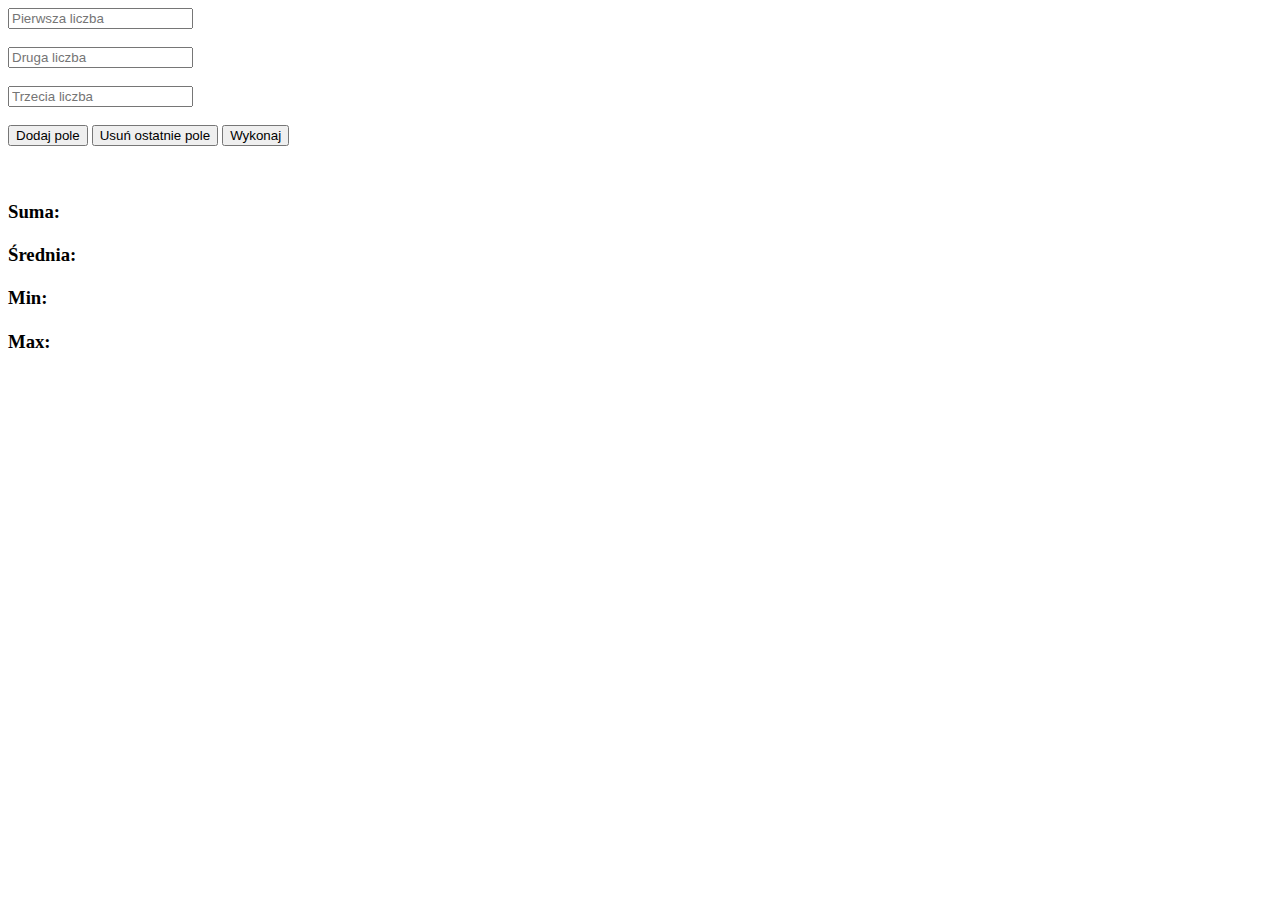
<file: lab1/index.html>
<!DOCTYPE html>
<html lang="en">
<head>
    <meta charset="UTF-8">
    <meta name="viewport" content="width=device-width, initial-scale=1.0">
    <title>Dynamiczne Pola Tekstowe</title>
</head>
<body>
    <div class="container-text" id="inputContainer">
        <input type="text" id="numberOne" placeholder="Pierwsza liczba" ><br><br>
        <input type="text" id="numberTwo" placeholder="Druga liczba" ><br><br>
        <input type="text" id="numberThree" placeholder="Trzecia liczba" ><br><br>
    </div>
    <button id="addInput">Dodaj pole</button>
    <button id="removeInput">Usuń ostatnie pole</button>
    <button type="submit" id="Calculate">Wykonaj</button><br><br><br>
    <h3>Suma: </h3>
    <h4 id="sum"></h4>
    <h3>Średnia: </h3>
    <h4 id="average"></h4>
    <h3>Min: </h3>
    <h4 id="min"></h4>
    <h3>Max: </h3>
    <h4 id="max"></h4>

    <script src="script.js"></script>
</body>
</html>
</file>
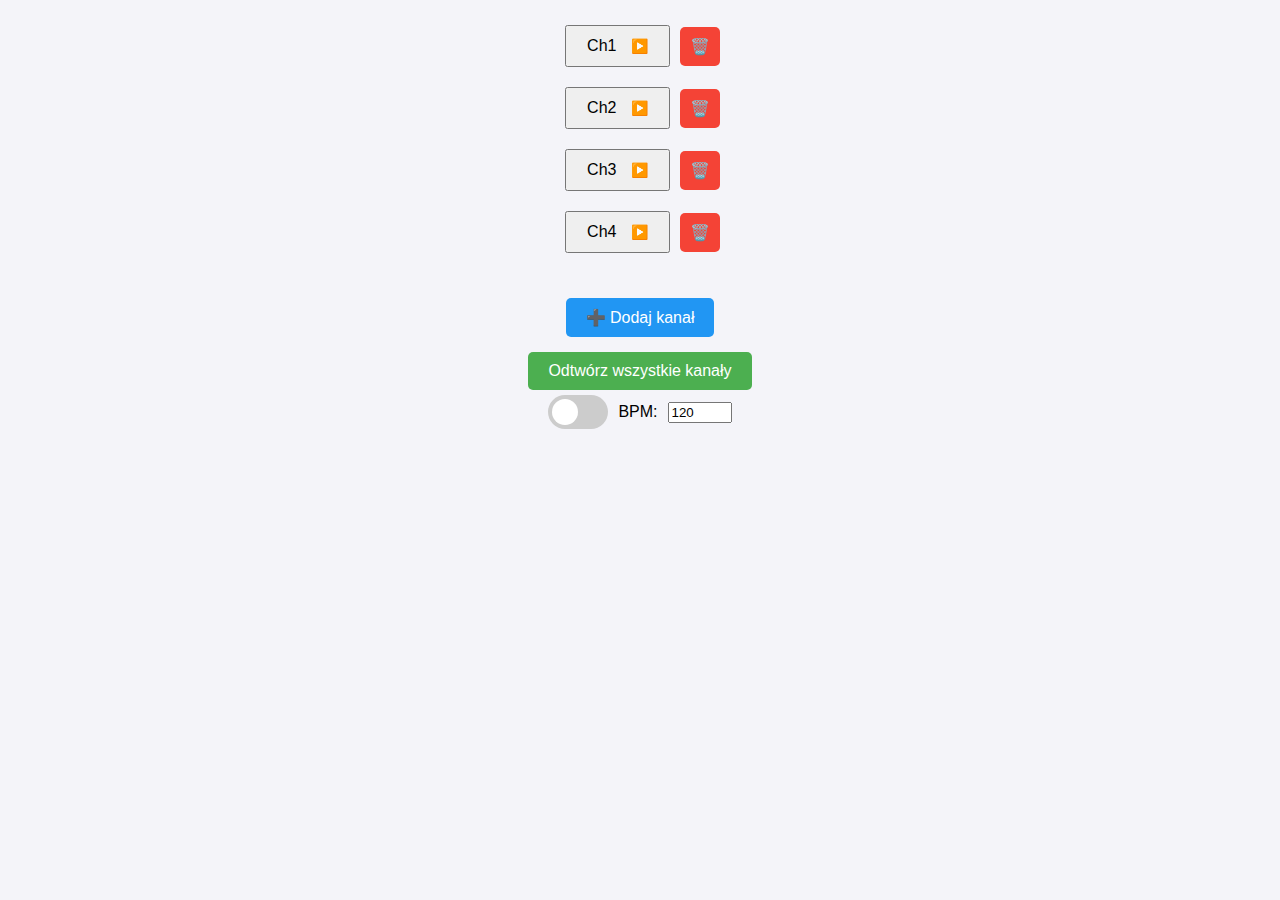
<file: lab3/index.html>
<!DOCTYPE html>
<html lang="en">
<head>
    <meta charset="UTF-8">
    <meta name="viewport" content="width=device-width, initial-scale=1.0">
    <title>Drumkit</title>
    <link rel="stylesheet" href="style.css">
</head>
<body>
    <div class="container">
        <div class="channels" id="channels">
            <div class="channel">
                <button class="channel-btn">Ch1 <span class="play-icon">▶️</span></button>
                <button class="delete-btn">🗑️</button>
            </div>
            <div class="channel">
                <button class="channel-btn">Ch2 <span class="play-icon">▶️</span></button>
                <button class="delete-btn">🗑️</button>
            </div>
            <div class="channel">
                <button class="channel-btn">Ch3 <span class="play-icon">▶️</span></button>
                <button class="delete-btn">🗑️</button>
            </div>
            <div class="channel">
                <button class="channel-btn">Ch4 <span class="play-icon">▶️</span></button>
                <button class="delete-btn">🗑️</button>
            </div>
        </div>
        <button id="addChannel" class="add-channel-btn">➕ Dodaj kanał</button>
        <button id="playAllChannels" class="play-all-btn">Odtwórz wszystkie kanały</button>
        <div class="metronome">
            <label class="switch">
                <input type="checkbox" id="metronomeToggle">
                <span class="slider round"></span>
            </label>
            <label for="bpm">BPM:</label>
            <input type="number" id="bpm" value="120" min="60" max="200">
        </div>
        <div class="sounds">
            <audio src="./sounds/clap.wav" data-key="z" id="s1"></audio>
            <audio src="./sounds/kick.wav" data-key="x" id="s2"></audio>
            <audio src="./sounds/hihat.wav" data-key="c" id="s3"></audio>
            <audio src="./sounds/boom.wav" data-key="v" id="s4"></audio>
            <audio src="./sounds/openhat.wav" data-key="b" id="s5"></audio>
            <audio src="./sounds/ride.wav" data-key="n" id="s6"></audio>
            <audio src="./sounds/snare.wav" data-key="m" id="s7"></audio>
            <audio src="./sounds/tom.wav" data-key="a" id="s8"></audio>
            <audio src="./sounds/tink.wav" data-key="s" id="s9"></audio>
        </div>
    </div>
    <script src="script.js"></script>
</body>
</html>
</file>
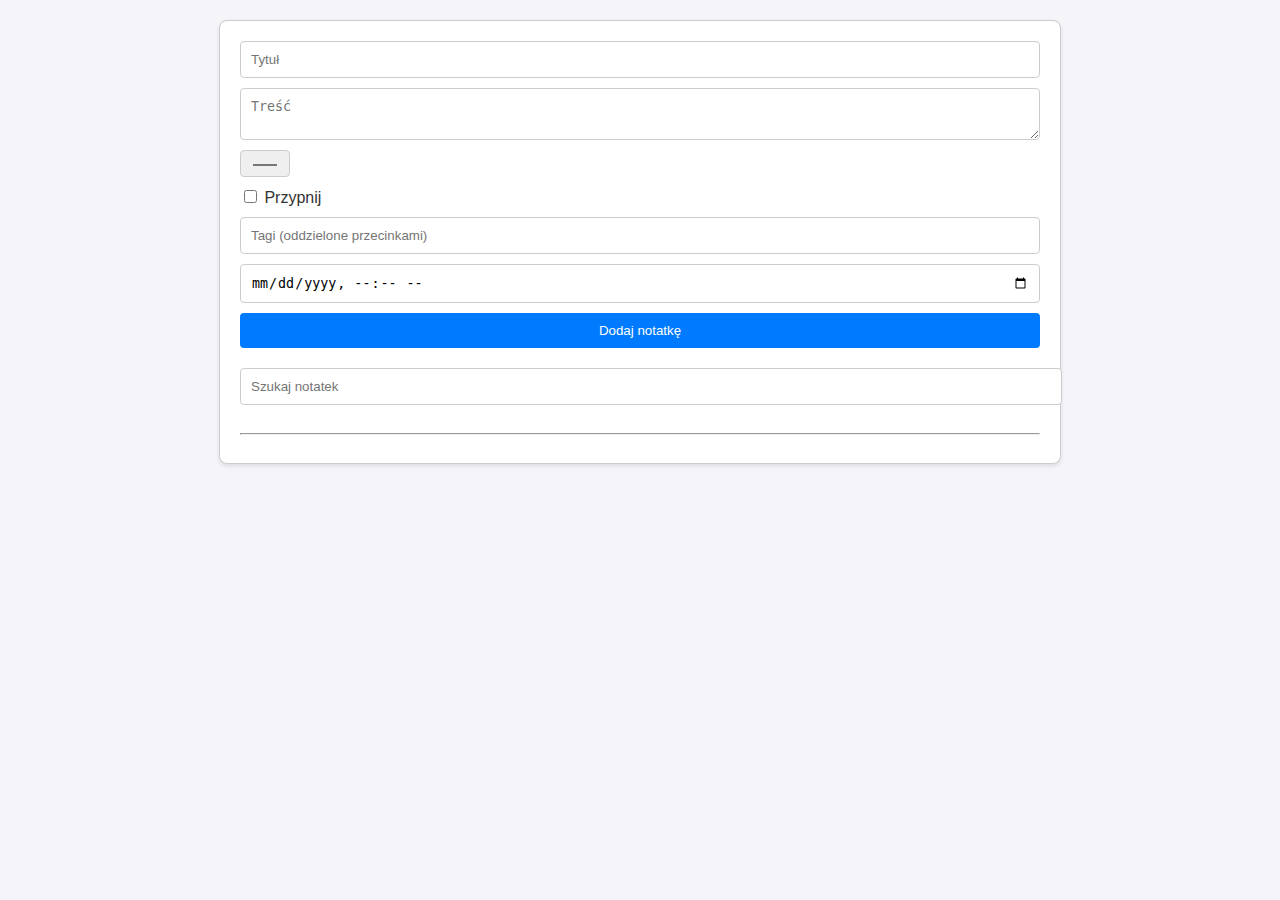
<file: lab4/index.html>
<!DOCTYPE html>
<html lang="en">
<head>
  <meta charset="UTF-8">
  <meta name="viewport" content="width=device-width, initial-scale=1.0">
  <title>Document</title>
  <link rel="stylesheet" href="styles.css">
</head>
<body>
  <div id="app">
    <div id="noteForm">
      <input type="text" id="noteTitle" placeholder="Tytuł">
      <textarea id="noteContent" placeholder="Treść"></textarea>
      <input type="color" id="noteColor" value="#ffffff">
      <label>
        <input type="checkbox" id="notePin"> Przypnij
      </label>
      <input type="text" id="noteTags" placeholder="Tagi (oddzielone przecinkami)">
      <input type="datetime-local" id="noteReminder">
      <button onclick="addNote()">Dodaj notatkę</button>
    </div>
    <input type="text" id="searchQuery" placeholder="Szukaj notatek" oninput="searchNotes()">
    <hr>
    <div id="noteList">

    </div>
  </div>

  <script src="script.js"></script>
</body>
</html>
</file>
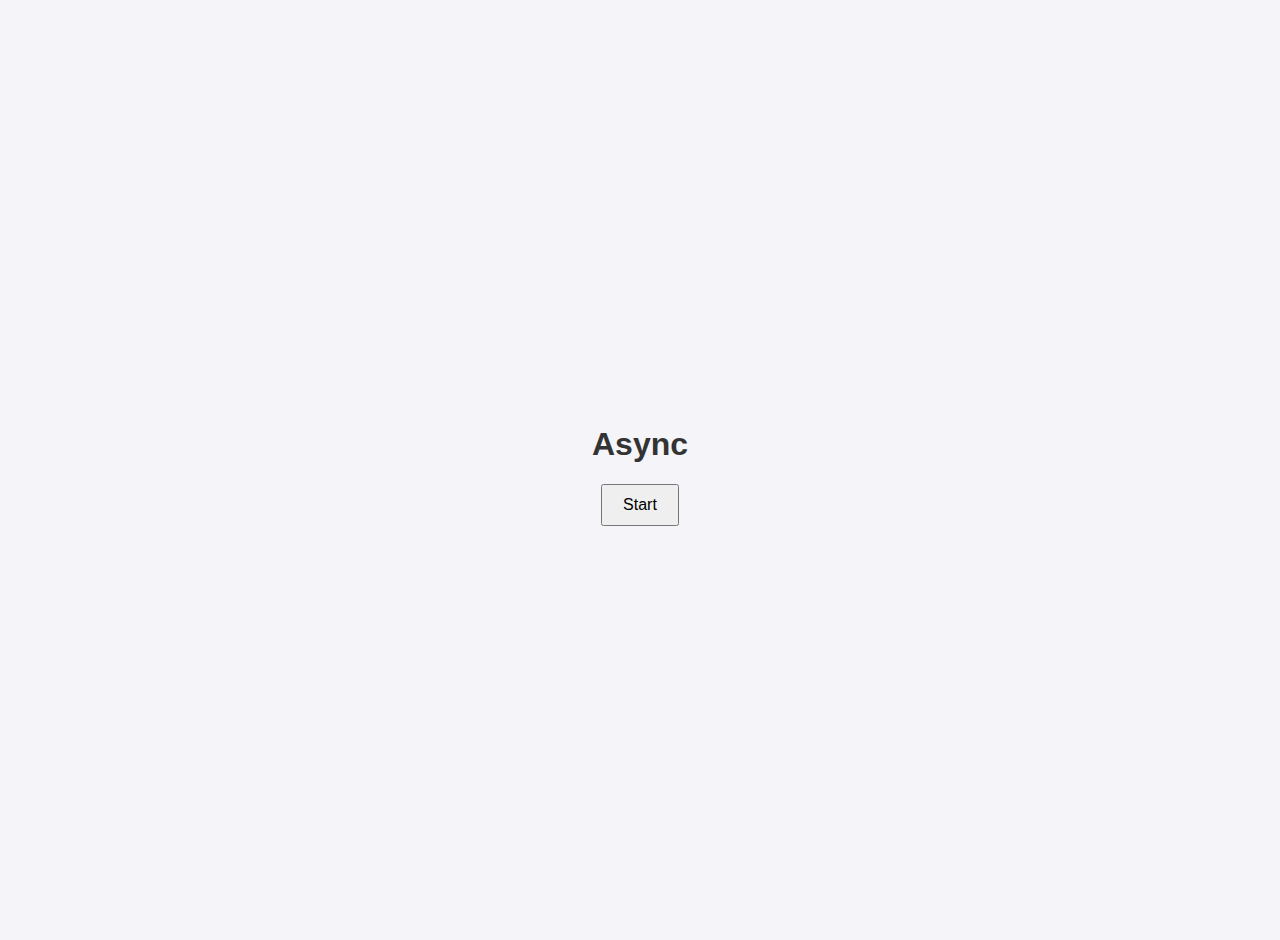
<file: lab5/index.html>
<!DOCTYPE html>
<html lang="en">
<head>
  <meta charset="UTF-8">
  <meta name="viewport" content="width=device-width, initial-scale=1.0">
  <title>Async</title>
  <link rel="stylesheet" href="styles.css">
</head>
<body>
  <div id="app">
    <h1>Async</h1>
    <button id="startButton">Start</button>
    <p id="result"></p>
    <p id="time"></p>
  </div>
  <script src="script.js"></script>
</body>
</html>
</file>
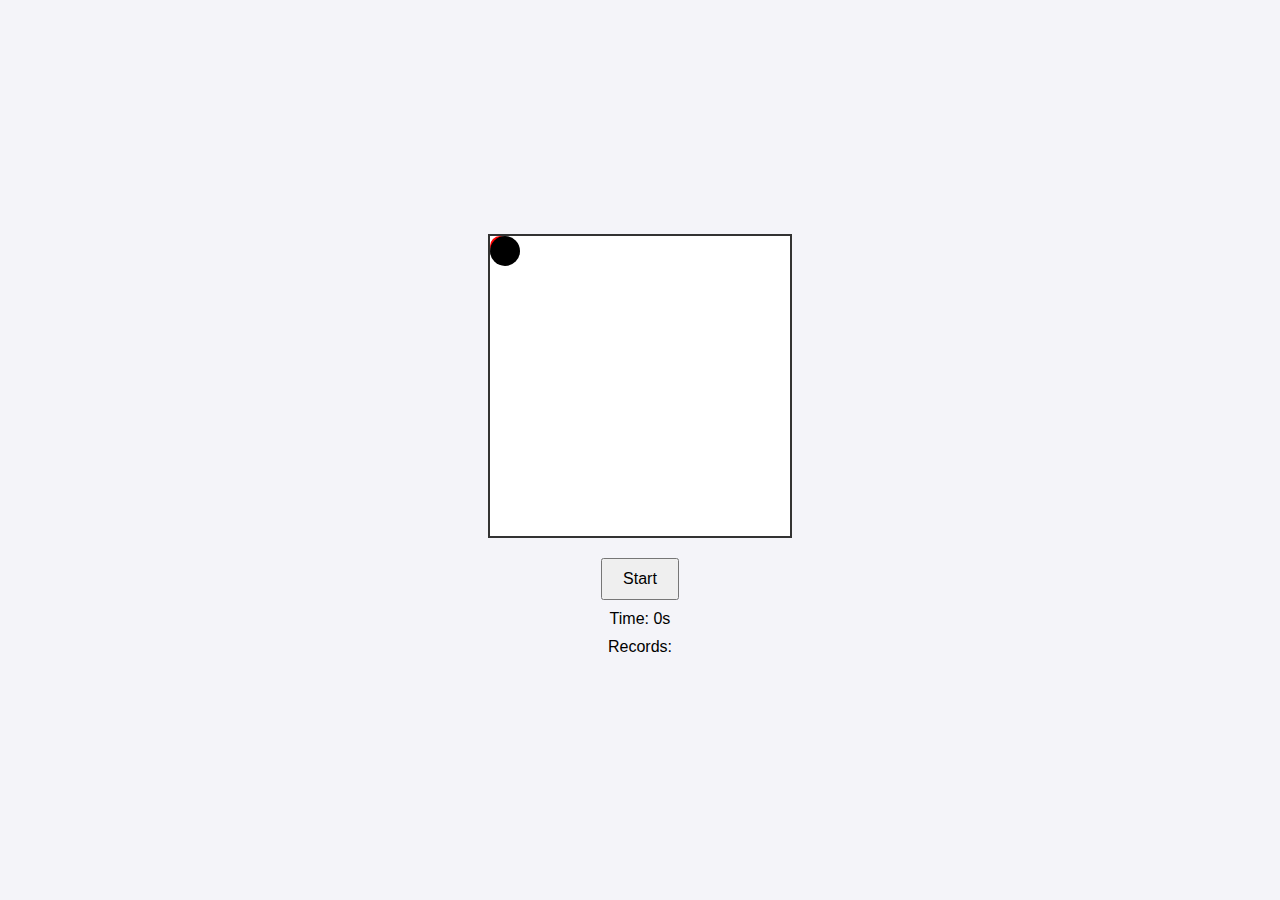
<file: lab6/index.html>
<!DOCTYPE html>
<html lang="en">
<head>
  <meta charset="UTF-8">
  <meta name="viewport" content="width=device-width, initial-scale=1.0">
  <title>Kulki</title>
  <link rel="stylesheet" href="styles.css">
</head>
<body>
  <div id="game-container">
    <div id="ball"></div>
    <div id="hole"></div>
  </div>
  <div id="stats">
    <button id="startButton">Start</button>
    <p id="timer">Time: 0s</p>
    <p id="records">Records:</p>
  </div>
  <script src="script.js"></script>
</body>
</html>
</file>
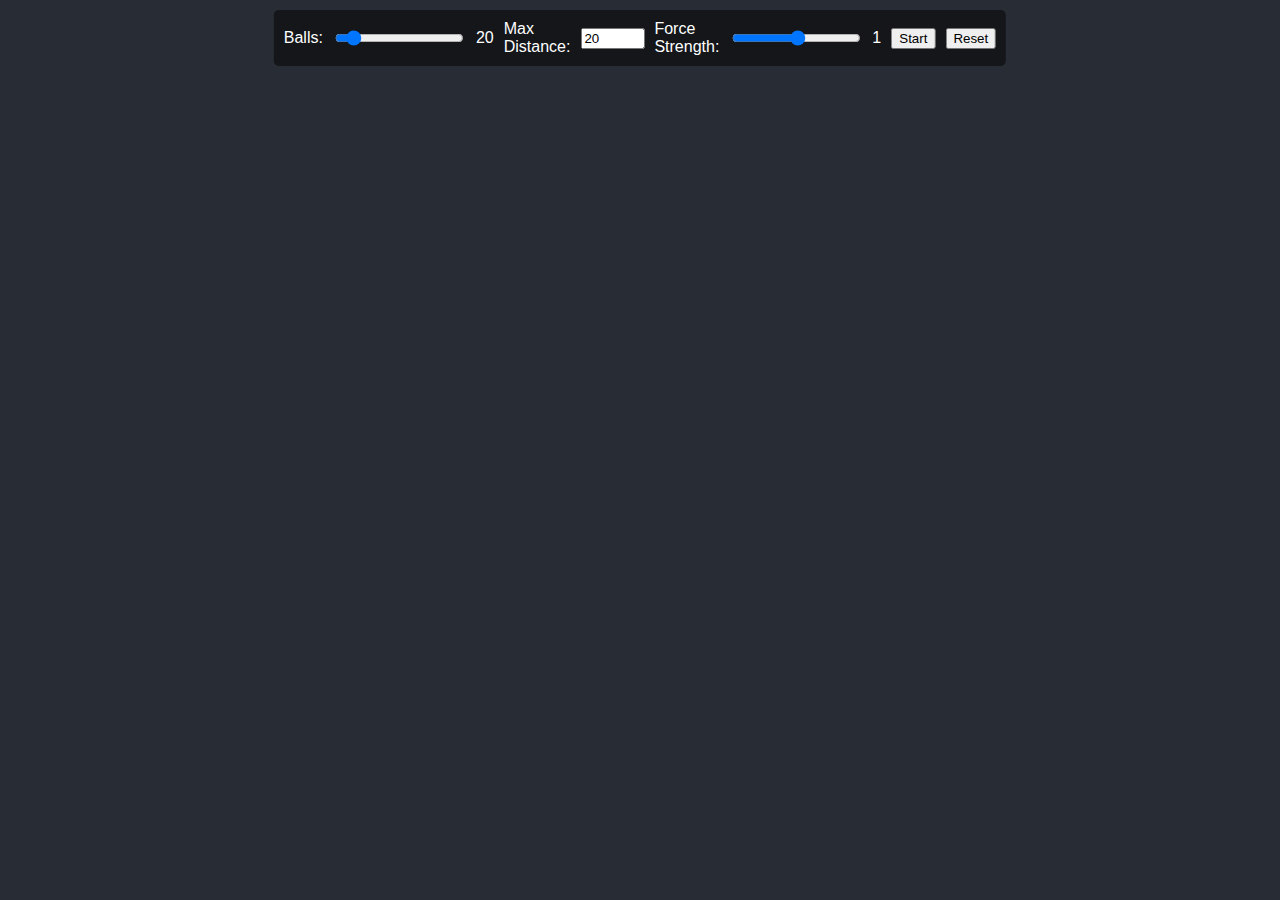
<file: lab7/index.html>
<!DOCTYPE html>
<html lang="en">
<head>
    <meta charset="UTF-8">
    <meta name="viewport" content="width=device-width, initial-scale=1.0">
    <title>Ball Animation</title>
    <link rel="stylesheet" href="styles.css">
</head>
<body>
    <div class="controls">
        <label for="ballCount">Balls: </label>
        <input type="range" id="ballCount" value="20" min="1" max="200">
        <span id="ballCountValue">20</span>
        <label for="maxDistance">Max Distance: </label>
        <input type="number" id="maxDistance" value="20" min="1" max="100">
        <label for="forceStrength">Force Strength: </label>
        <input type="range" id="forceStrength" value="1" min="-50" max="50" step="2">
        <span id="forceStrengthValue">1</span>
        <button id="startBtn">Start</button>
        <button id="resetBtn">Reset</button>
    </div>
    <canvas id="canvas"></canvas>
    <script src="script.js"></script>
</body>
</html>
</file>
<file: lab3/style.css>
body {
    font-family: Arial, sans-serif;
    background-color: #f4f4f9;
    margin: 0;
    padding: 20px;
    display: flex;
    flex-direction: column;
    align-items: center;
    height: 100vh;
    box-sizing: border-box;
}

h1 {
    margin-bottom: 20px;
}

.container {
    display: flex;
    flex-direction: column;
    align-items: center;
}

.channels {
    margin-bottom: 20px;
}

.channel {
    display: flex;
    align-items: center;
    margin-bottom: 10px;
}

.channel-btn {
    padding: 10px 20px;
    margin: 5px;
    font-size: 16px;
    cursor: pointer;
    position: relative;
}

.channel-btn.recording {
    background-color: red;
    color: white;
}

.play-icon {
    font-size: 14px;
    margin-left: 10px;
    cursor: pointer;
}

.delete-btn {
    padding: 10px;
    margin-left: 5px;
    font-size: 16px;
    cursor: pointer;
    background-color: #f44336;
    color: white;
    border: none;
    border-radius: 5px;
}

.add-channel-btn {
    padding: 10px 20px;
    margin: 10px;
    font-size: 16px;
    cursor: pointer;
    background-color: #2196F3;
    color: white;
    border: none;
    border-radius: 5px;
}

.metronome {
    display: flex;
    align-items: center;
    margin-bottom: 20px;
}

.metronome label {
    margin-right: 10px;
}

.sounds {
    display: none;
}

.switch {
  position: relative;
  display: inline-block;
  width: 60px;
  height: 34px;
}

.switch input {
  opacity: 0;
  width: 0;
  height: 0;
}

.slider {
  position: absolute;
  cursor: pointer;
  top: 0;
  left: 0;
  right: 0;
  bottom: 0;
  background-color: #ccc;
  transition: .4s;
}

.slider:before {
  position: absolute;
  content: "";
  height: 26px;
  width: 26px;
  left: 4px;
  bottom: 4px;
  background-color: white;
  transition: .4s;
}

input:checked + .slider {
  background-color: #2196F3;
}

input:checked + .slider:before {
  transform: translateX(26px);
}

.slider.round {
  border-radius: 34px;
}

.slider.round:before {
  border-radius: 50%;
}

.play-all-btn {
    padding: 10px 20px;
    margin: 5px;
    font-size: 16px;
    cursor: pointer;
    background-color: #4CAF50;
    color: white;
    border: none;
    border-radius: 5px;
}
</file>
<file: lab4/styles.css>
body {
    font-family: Arial, sans-serif;
    background-color: #f4f4f9;
    color: #333;
    margin: 0;
    padding: 20px;
  }
  
  #app {
    max-width: 800px;
    margin: 0 auto;
    padding: 20px;
    background-color: #fff;
    border: 1px solid #ccc;
    border-radius: 8px;
    box-shadow: 0 2px 4px rgba(0, 0, 0, 0.1);
  }
  
  h1 {
    text-align: center;
  }
  
  #noteForm {
    display: flex;
    flex-direction: column;
    gap: 10px;
    margin-bottom: 20px;
  }
  
  #noteForm input[type="text"],
  #noteForm textarea,
  #noteForm input[type="color"],
  #noteForm input[type="datetime-local"] {
    padding: 10px;
    border: 1px solid #ccc;
    border-radius: 4px;
  }
  
  #noteForm button {
    padding: 10px;
    border: none;
    background-color: #007bff;
    color: #fff;
    border-radius: 4px;
    cursor: pointer;
  }
  
  #noteForm button:hover {
    background-color: #0056b3;
  }
  
  #searchQuery {
    width: 100%;
    padding: 10px;
    border: 1px solid #ccc;
    border-radius: 4px;
    margin-bottom: 20px;
  }
  
  .note {
    background-color: #fff;
    border: 1px solid #ccc;
    border-radius: 4px;
    padding: 10px;
    margin-bottom: 10px;
  }
  
  .note h3 {
    margin-top: 0;
  }
  
  .note button {
    padding: 5px;
    border: none;
    background-color: #dc3545;
    color: #fff;
    border-radius: 4px;
    cursor: pointer;
  }
  
  .note button:hover {
    background-color: #c82333;
  }
  
  .note ul {
    list-style-type: none;
    padding: 0;
  }
  
  .note ul li {
    cursor: pointer;
  }
</file>
<file: lab5/styles.css>
body {
    font-family: Arial, sans-serif;
    background-color: #f4f4f9;
    color: #333;
    margin: 0;
    padding: 20px;
    display: flex;
    justify-content: center;
    align-items: center;
    height: 100vh;
  }
  
  #app {
    text-align: center;
  }
  
  button {
    padding: 10px 20px;
    font-size: 16px;
    cursor: pointer;
  }
  
  p {
    margin: 10px 0;
  }
</file>
<file: lab6/styles.css>
body {
    font-family: Arial, sans-serif;
    background-color: #f4f4f9;
    margin: 0;
    display: flex;
    justify-content: center;
    align-items: center;
    height: 100vh;
    flex-direction: column;
  }
  
  #game-container {
    position: relative;
    width: 300px;
    height: 300px;
    border: 2px solid #333;
    background-color: #fff;
  }
  
  #ball {
    position: absolute;
    width: 20px;
    height: 20px;
    background-color: red;
    border-radius: 50%;
  }
  
  #hole {
    position: absolute;
    width: 30px;
    height: 30px;
    background-color: black;
    border-radius: 50%;
  }
  
  #stats {
    margin-top: 20px;
    text-align: center;
  }
  
  button {
    padding: 10px 20px;
    font-size: 16px;
    cursor: pointer;
  }
  
  p {
    margin: 10px 0;
  }
</file>
<file: lab7/styles.css>
body {
    margin: 0;
    overflow: hidden;
    background-color: #282c34;
    color: white;
    font-family: Arial, sans-serif;
}

.controls {
    position: absolute;
    top: 10px;
    left: 50%;
    transform: translateX(-50%);
    display: flex;
    align-items: center;
    gap: 10px;
    background: rgba(0, 0, 0, 0.5);
    padding: 10px;
    border-radius: 5px;
}

canvas {
    display: block;
}
</file>
